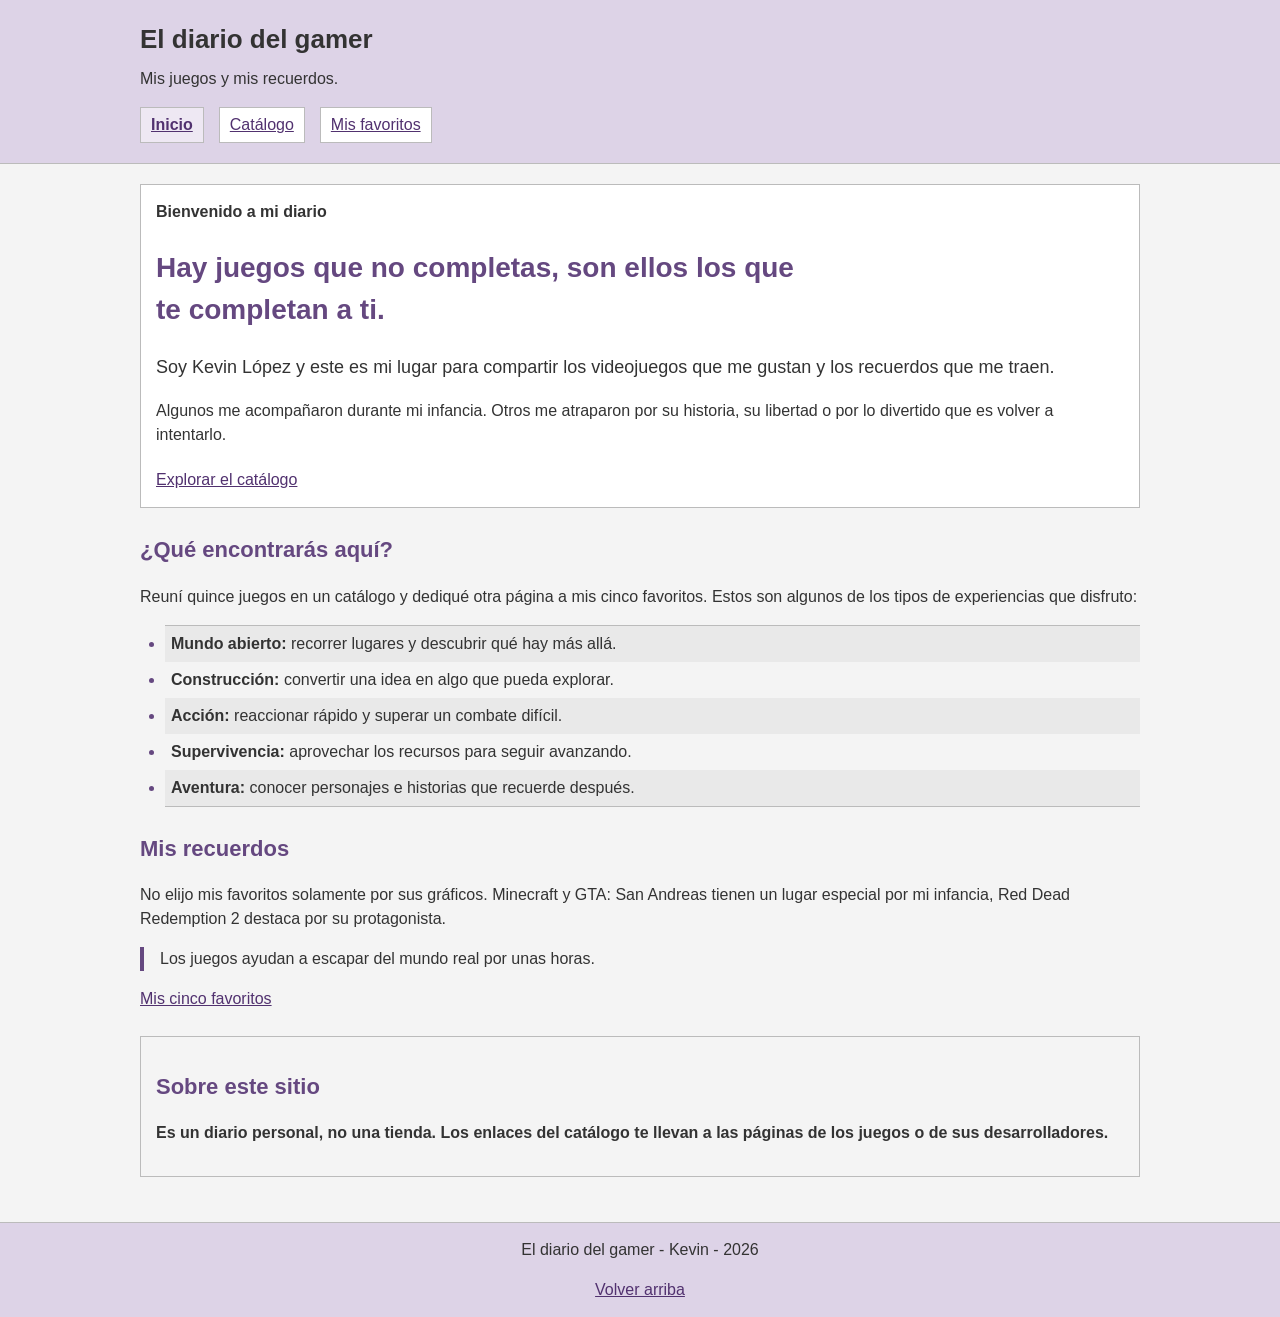
<file: index.html>
<!DOCTYPE html>
<html lang="es">
<head>
    <meta charset="UTF-8">
    <meta name="viewport" content="width=device-width, initial-scale=1.0">
    <meta name="description" content="El diario del gamer: videojuegos, recuerdos y favoritos de Kevin.">
    <title>Inicio | El diario del gamer</title>
    
    <link rel="stylesheet" href="estilos.css">

    <style>
        .presentacion { background-color: var(--superficie); border: 1px solid var(--borde); }
        .presentacion h1 { max-width: 650px; }
    </style>
</head>
<body id="arriba">
    <header class="cabecera">
        <div class="contenedor">
            <p class="marca">El diario del gamer</p>
            <p>Mis juegos y mis recuerdos.</p>
            
            <nav aria-label="Navegación principal">
                <a href="index.html" aria-current="page">Inicio</a>
<a href="catalogo.html">Catálogo</a>
<a href="favoritos.html">Mis favoritos</a>

            </nav>
        </div>
    </header>
    <main class="contenedor">
        
        <section class="presentacion">
            <p class="etiqueta">Bienvenido a mi diario</p>
            <h1>Hay juegos que no completas, son ellos los que te completan a ti.</h1>
            <p id="bienvenida">Soy Kevin López y este es mi lugar para compartir los videojuegos que me gustan y los recuerdos que me traen.</p>
            <p>Algunos me acompañaron durante mi infancia. Otros me atraparon por su historia, su libertad o por lo divertido que es volver a intentarlo.</p>
            <a class="boton" href="catalogo.html">Explorar el catálogo</a>
        </section>
        <section>
            <h2>¿Qué encontrarás aquí?</h2>
            <p>Reuní quince juegos en un catálogo y dediqué otra página a mis cinco favoritos. Estos son algunos de los tipos de experiencias que disfruto:</p>
            <ul class="lista-generos">
                <li><strong>Mundo abierto:</strong> recorrer lugares y descubrir qué hay más allá.</li>
                <li><strong>Construcción:</strong> convertir una idea en algo que pueda explorar.</li>
                <li><strong>Acción:</strong> reaccionar rápido y superar un combate difícil.</li>
                <li><strong>Supervivencia:</strong> aprovechar los recursos para seguir avanzando.</li>
                <li><strong>Aventura:</strong> conocer personajes e historias que recuerde después.</li>
            </ul>
        </section>
        <section>
            <h2>Mis recuerdos</h2>
            <p>No elijo mis favoritos solamente por sus gráficos. Minecraft y GTA: San Andreas tienen un lugar especial por mi infancia, Red Dead Redemption 2 destaca por su protagonista.</p>
          
            <p style="border-left: 4px solid var(--acento); padding-left: 16px;">Los juegos ayudan a escapar del mundo real por unas horas.</p>
            <a href="favoritos.html">Mis cinco favoritos</a>
        </section>
        <aside class="nota">
            <h2>Sobre este sitio</h2>
            <p>Es un diario personal, no una tienda. Los enlaces del catálogo te llevan a las páginas de los juegos o de sus desarrolladores.</p>
        </aside>

    </main>
    <footer class="pie">
        <p>El diario del gamer - Kevin - 2026</p>
        <a href="#arriba">Volver arriba</a>
    </footer>
</body>
</html>
</file>
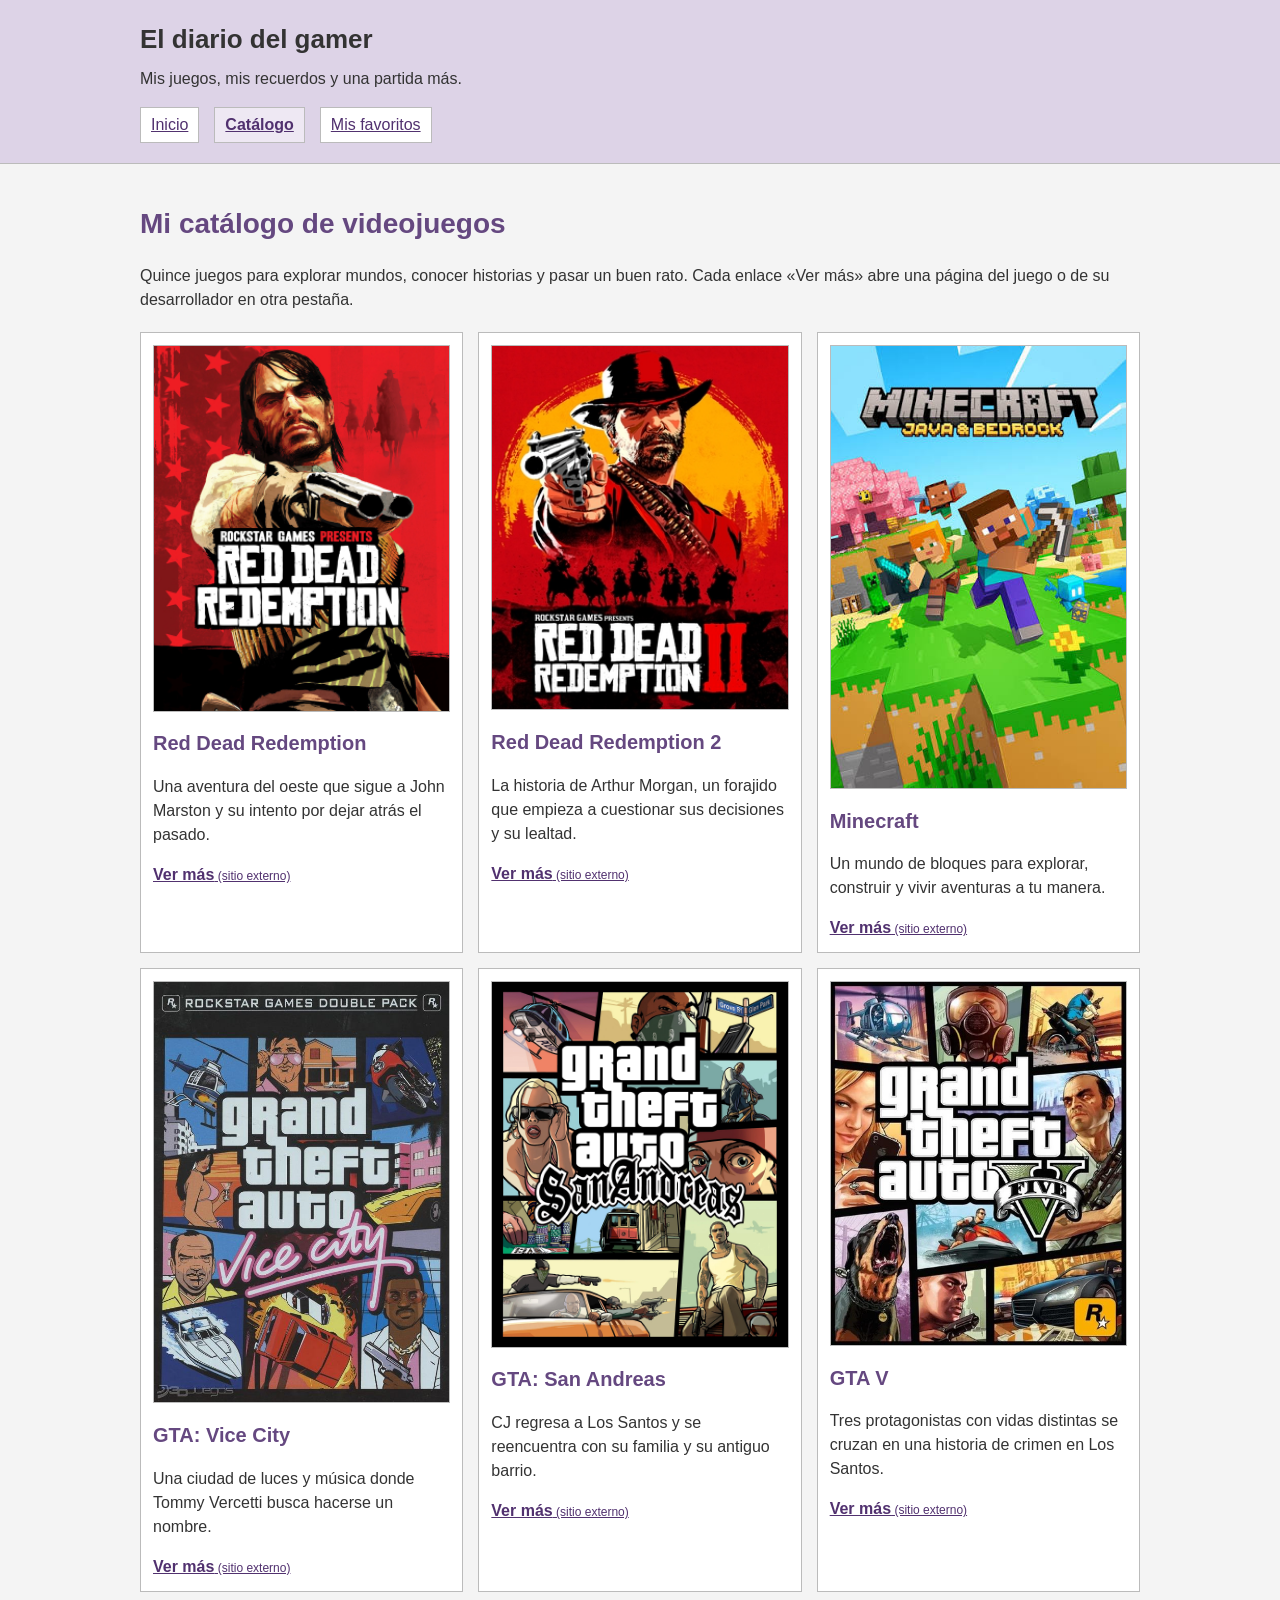
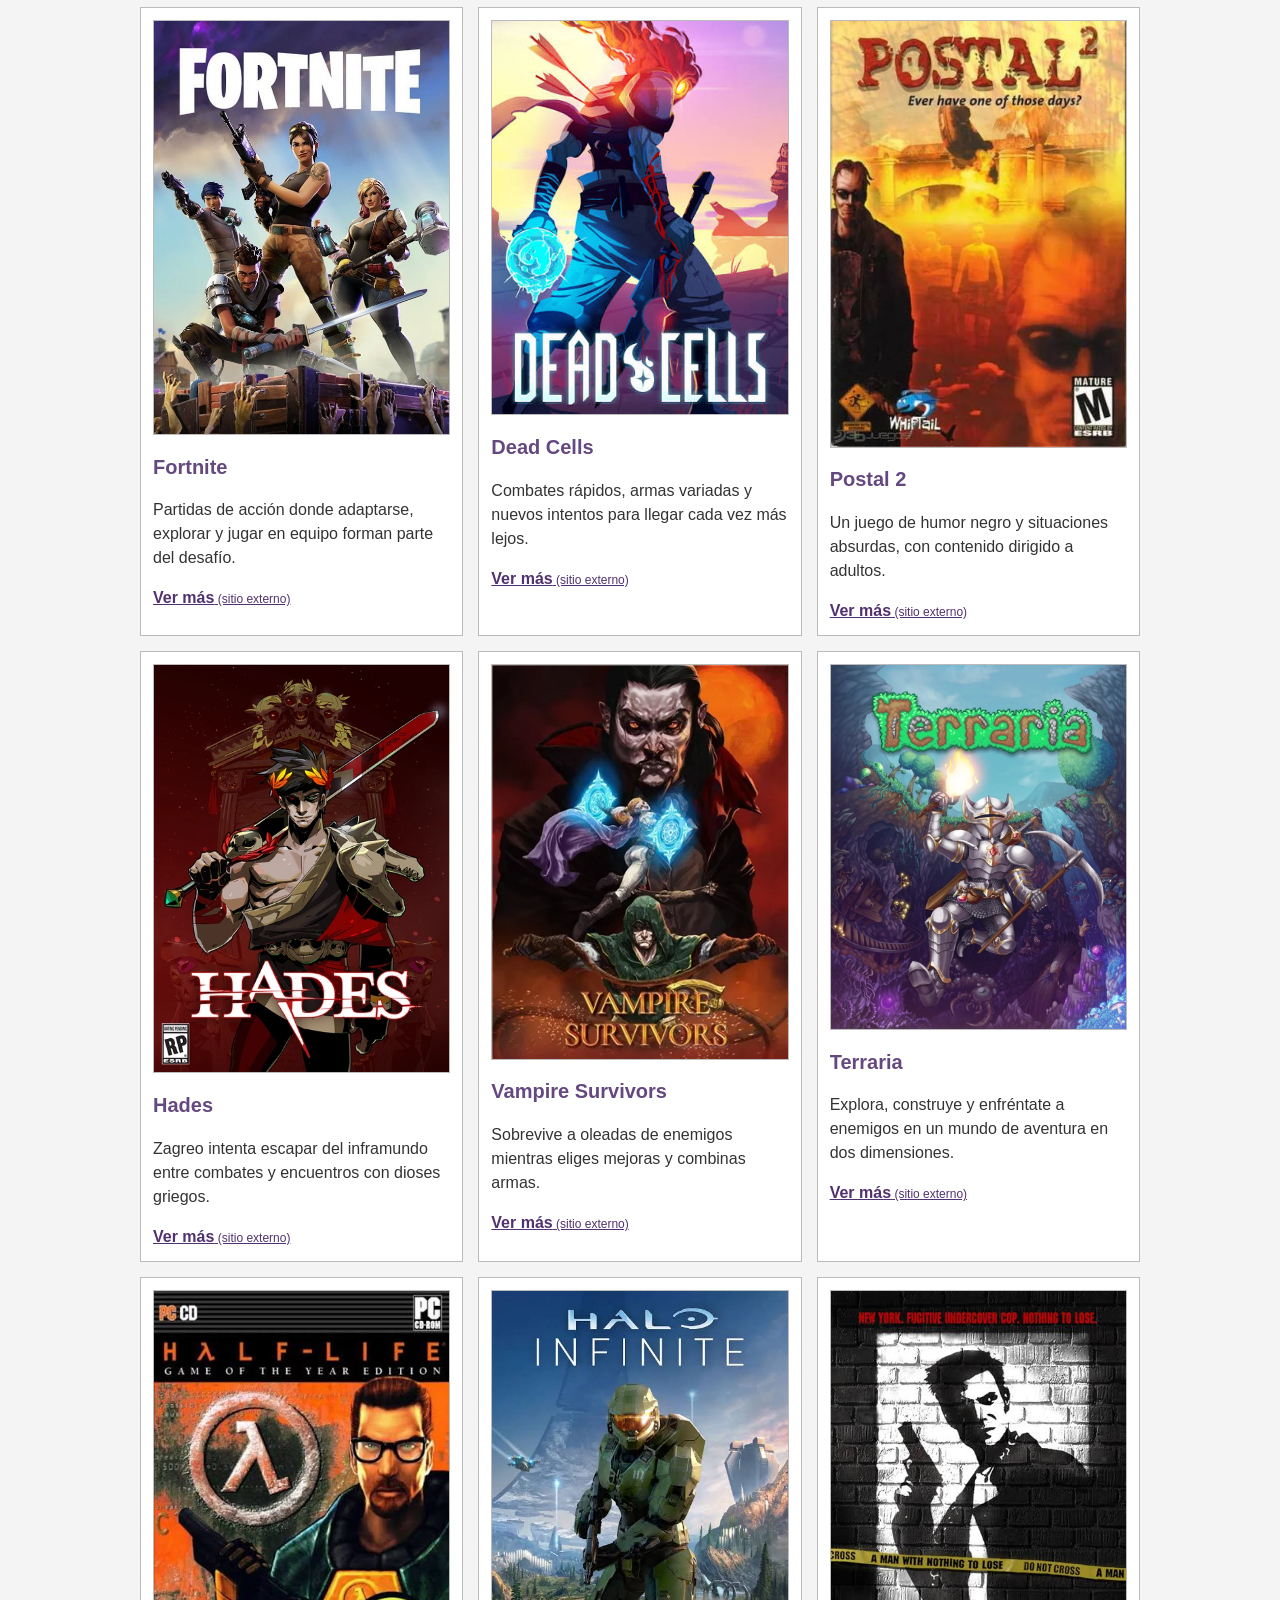
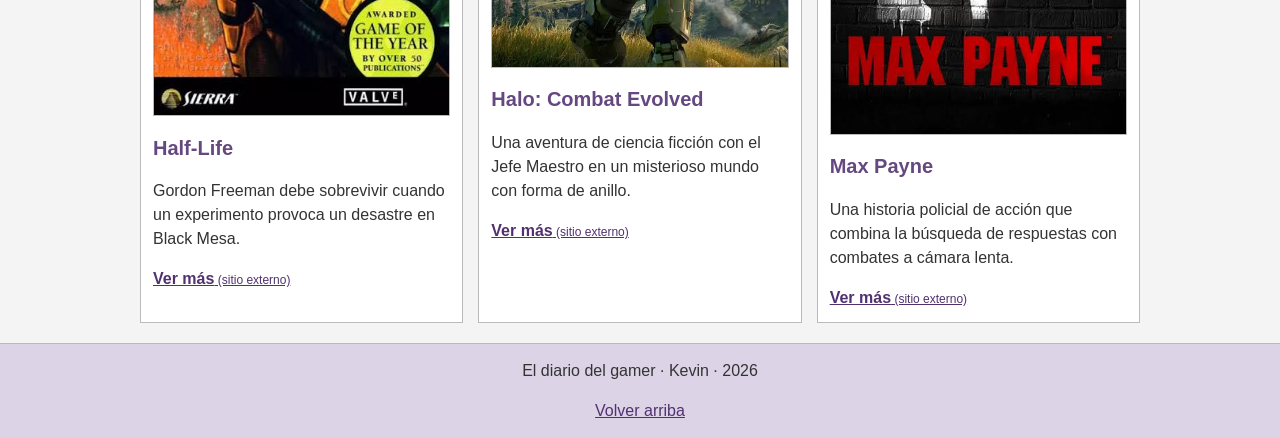
<file: catalogo.html>
<!DOCTYPE html>
<html lang="es">
<head>
    <meta charset="UTF-8">
    <meta name="viewport" content="width=device-width, initial-scale=1.0">
    <meta name="description" content="El diario del gamer: videojuegos, recuerdos y favoritos de Kevin.">
    <title>Catálogo | El diario del gamer</title>
  
    <link rel="stylesheet" href="estilos.css">
    
</head>
<body id="arriba">
    <header class="cabecera">
        <div class="contenedor">
            <p class="marca">El diario del gamer</p>
            <p>Mis juegos, mis recuerdos y una partida más.</p>
          
            <nav aria-label="Navegación principal">
                <a href="index.html">Inicio</a>
<a href="catalogo.html" aria-current="page">Catálogo</a>
<a href="favoritos.html">Mis favoritos</a>

            </nav>
        </div>
    </header>
    <main class="contenedor">
        
        <h1>Mi catálogo de videojuegos</h1>
        <p>Quince juegos para explorar mundos, conocer historias y pasar un buen rato. Cada enlace «Ver más» abre una página del juego o de su desarrollador en otra pestaña.</p>
       
        <div class="catalogo">
            <article class="tarjeta" id="rdr1">
                <img src="img/rdr1.jpg" alt="Imagen de Red Dead Redemption" width="600" height="340" loading="lazy">
                <h2>Red Dead Redemption</h2>
                <p>Una aventura del oeste que sigue a John Marston y su intento por dejar atrás el pasado.</p>
                <a href="https://www.rockstargames.com/reddeadredemption" target="_blank" rel="noopener noreferrer" aria-label="Ver más sobre Red Dead Redemption (abre otra pestaña)">Ver más</a>
            </article>
            <article class="tarjeta" id="rdr2">
                <img src="img/rdr2.jpg" alt="Imagen de Red Dead Redemption 2" width="600" height="340" loading="lazy">
                <h2>Red Dead Redemption 2</h2>
                <p>La historia de Arthur Morgan, un forajido que empieza a cuestionar sus decisiones y su lealtad.</p>
                <a href="https://www.rockstargames.com/reddeadredemption2" target="_blank" rel="noopener noreferrer" aria-label="Ver más sobre Red Dead Redemption 2 (abre otra pestaña)">Ver más</a>
            </article>
            <article class="tarjeta" id="minecraft">
                <img src="img/minecraft.jpg" alt="Imagen de Minecraft" width="600" height="340" loading="lazy">
                <h2>Minecraft</h2>
                <p>Un mundo de bloques para explorar, construir y vivir aventuras a tu manera.</p>
                <a href="https://www.minecraft.net/" target="_blank" rel="noopener noreferrer" aria-label="Ver más sobre Minecraft (abre otra pestaña)">Ver más</a>
            </article>
            <article class="tarjeta" id="vice-city">
                <img src="img/vice-city.jpg" alt="Imagen de GTA: Vice City" width="600" height="340" loading="lazy">
                <h2>GTA: Vice City</h2>
                <p>Una ciudad de luces y música donde Tommy Vercetti busca hacerse un nombre.</p>
                <a href="https://www.rockstargames.com/games/vicecity" target="_blank" rel="noopener noreferrer" aria-label="Ver más sobre GTA: Vice City (abre otra pestaña)">Ver más</a>
            </article>
            <article class="tarjeta" id="san-andreas">
                <img src="img/san-andreas.jpg" alt="Imagen de GTA: San Andreas" width="600" height="340" loading="lazy">
                <h2>GTA: San Andreas</h2>
                <p>CJ regresa a Los Santos y se reencuentra con su familia y su antiguo barrio.</p>
                <a href="https://www.rockstargames.com/games/sanandreas" target="_blank" rel="noopener noreferrer" aria-label="Ver más sobre GTA: San Andreas (abre otra pestaña)">Ver más</a>
            </article>
            <article class="tarjeta" id="gta-v">
                <img src="img/gta-v.jpg" alt="Imagen de GTA V" width="600" height="340" loading="lazy">
                <h2>GTA V</h2>
                <p>Tres protagonistas con vidas distintas se cruzan en una historia de crimen en Los Santos.</p>
                <a href="https://www.rockstargames.com/gta-v" target="_blank" rel="noopener noreferrer" aria-label="Ver más sobre GTA V (abre otra pestaña)">Ver más</a>
            </article>
            <article class="tarjeta" id="fortnite">
                <img src="img/fortnite.jpg" alt="Imagen de Fortnite" width="600" height="340" loading="lazy">
                <h2>Fortnite</h2>
                <p>Partidas de acción donde adaptarse, explorar y jugar en equipo forman parte del desafío.</p>
                <a href="https://www.fortnite.com/" target="_blank" rel="noopener noreferrer" aria-label="Ver más sobre Fortnite (abre otra pestaña)">Ver más</a>
            </article>
            <article class="tarjeta" id="dead-cells">
                <img src="img/dead-cells.jpg" alt="Imagen de Dead Cells" width="600" height="340" loading="lazy">
                <h2>Dead Cells</h2>
                <p>Combates rápidos, armas variadas y nuevos intentos para llegar cada vez más lejos.</p>
                <a href="https://dead-cells.com/" target="_blank" rel="noopener noreferrer" aria-label="Ver más sobre Dead Cells (abre otra pestaña)">Ver más</a>
            </article>
            <article class="tarjeta" id="postal-2">
                <img src="img/postal-2.jpg" alt="Imagen de Postal 2" width="600" height="340" loading="lazy">
                <h2>Postal 2</h2>
                <p>Un juego de humor negro y situaciones absurdas, con contenido dirigido a adultos.</p>
                <a href="https://runningwithscissors.com/" target="_blank" rel="noopener noreferrer" aria-label="Ver más sobre Postal 2 (abre otra pestaña)">Ver más</a>
            </article>
            <article class="tarjeta" id="hades">
                <img src="img/hades.jpg" alt="Imagen de Hades" width="600" height="340" loading="lazy">
                <h2>Hades</h2>
                <p>Zagreo intenta escapar del inframundo entre combates y encuentros con dioses griegos.</p>
                <a href="https://www.supergiantgames.com/games/hades/" target="_blank" rel="noopener noreferrer" aria-label="Ver más sobre Hades (abre otra pestaña)">Ver más</a>
            </article>
            <article class="tarjeta" id="vampire-survivors">
                <img src="img/vampire-survivors.jpg" alt="Imagen de Vampire Survivors" width="600" height="340" loading="lazy">
                <h2>Vampire Survivors</h2>
                <p>Sobrevive a oleadas de enemigos mientras eliges mejoras y combinas armas.</p>
                <a href="https://poncle.games/" target="_blank" rel="noopener noreferrer" aria-label="Ver más sobre Vampire Survivors (abre otra pestaña)">Ver más</a>
            </article>
            <article class="tarjeta" id="terraria">
                <img src="img/terraria.jpg" alt="Imagen de Terraria" width="600" height="340" loading="lazy">
                <h2>Terraria</h2>
                <p>Explora, construye y enfréntate a enemigos en un mundo de aventura en dos dimensiones.</p>
                <a href="https://terraria.org/" target="_blank" rel="noopener noreferrer" aria-label="Ver más sobre Terraria (abre otra pestaña)">Ver más</a>
            </article>
            <article class="tarjeta" id="half-life">
                <img src="img/half-life.jpg" alt="Imagen de Half-Life" width="600" height="340" loading="lazy">
                <h2>Half-Life</h2>
                <p>Gordon Freeman debe sobrevivir cuando un experimento provoca un desastre en Black Mesa.</p>
                <a href="https://www.half-life.com/" target="_blank" rel="noopener noreferrer" aria-label="Ver más sobre Half-Life (abre otra pestaña)">Ver más</a>
            </article>
            <article class="tarjeta" id="halo">
                <img src="img/halo.jpg" alt="Imagen de Halo: Combat Evolved" width="600" height="340" loading="lazy">
                <h2>Halo: Combat Evolved</h2>
                <p>Una aventura de ciencia ficción con el Jefe Maestro en un misterioso mundo con forma de anillo.</p>
                <a href="https://www.halowaypoint.com/" target="_blank" rel="noopener noreferrer" aria-label="Ver más sobre Halo: Combat Evolved (abre otra pestaña)">Ver más</a>
            </article>
            <article class="tarjeta" id="max-payne">
                <img src="img/max-payne.jpg" alt="Imagen de Max Payne" width="600" height="340" loading="lazy">
                <h2>Max Payne</h2>
                <p>Una historia policial de acción que combina la búsqueda de respuestas con combates a cámara lenta.</p>
                <a href="https://www.rockstargames.com/games/maxpayne" target="_blank" rel="noopener noreferrer" aria-label="Ver más sobre Max Payne (abre otra pestaña)">Ver más</a>
            </article>
        </div>

    </main>
    <footer class="pie">
        <p>El diario del gamer · Kevin · 2026</p>
        <a href="#arriba">Volver arriba</a>
    </footer>
</body>
</html>
</file>
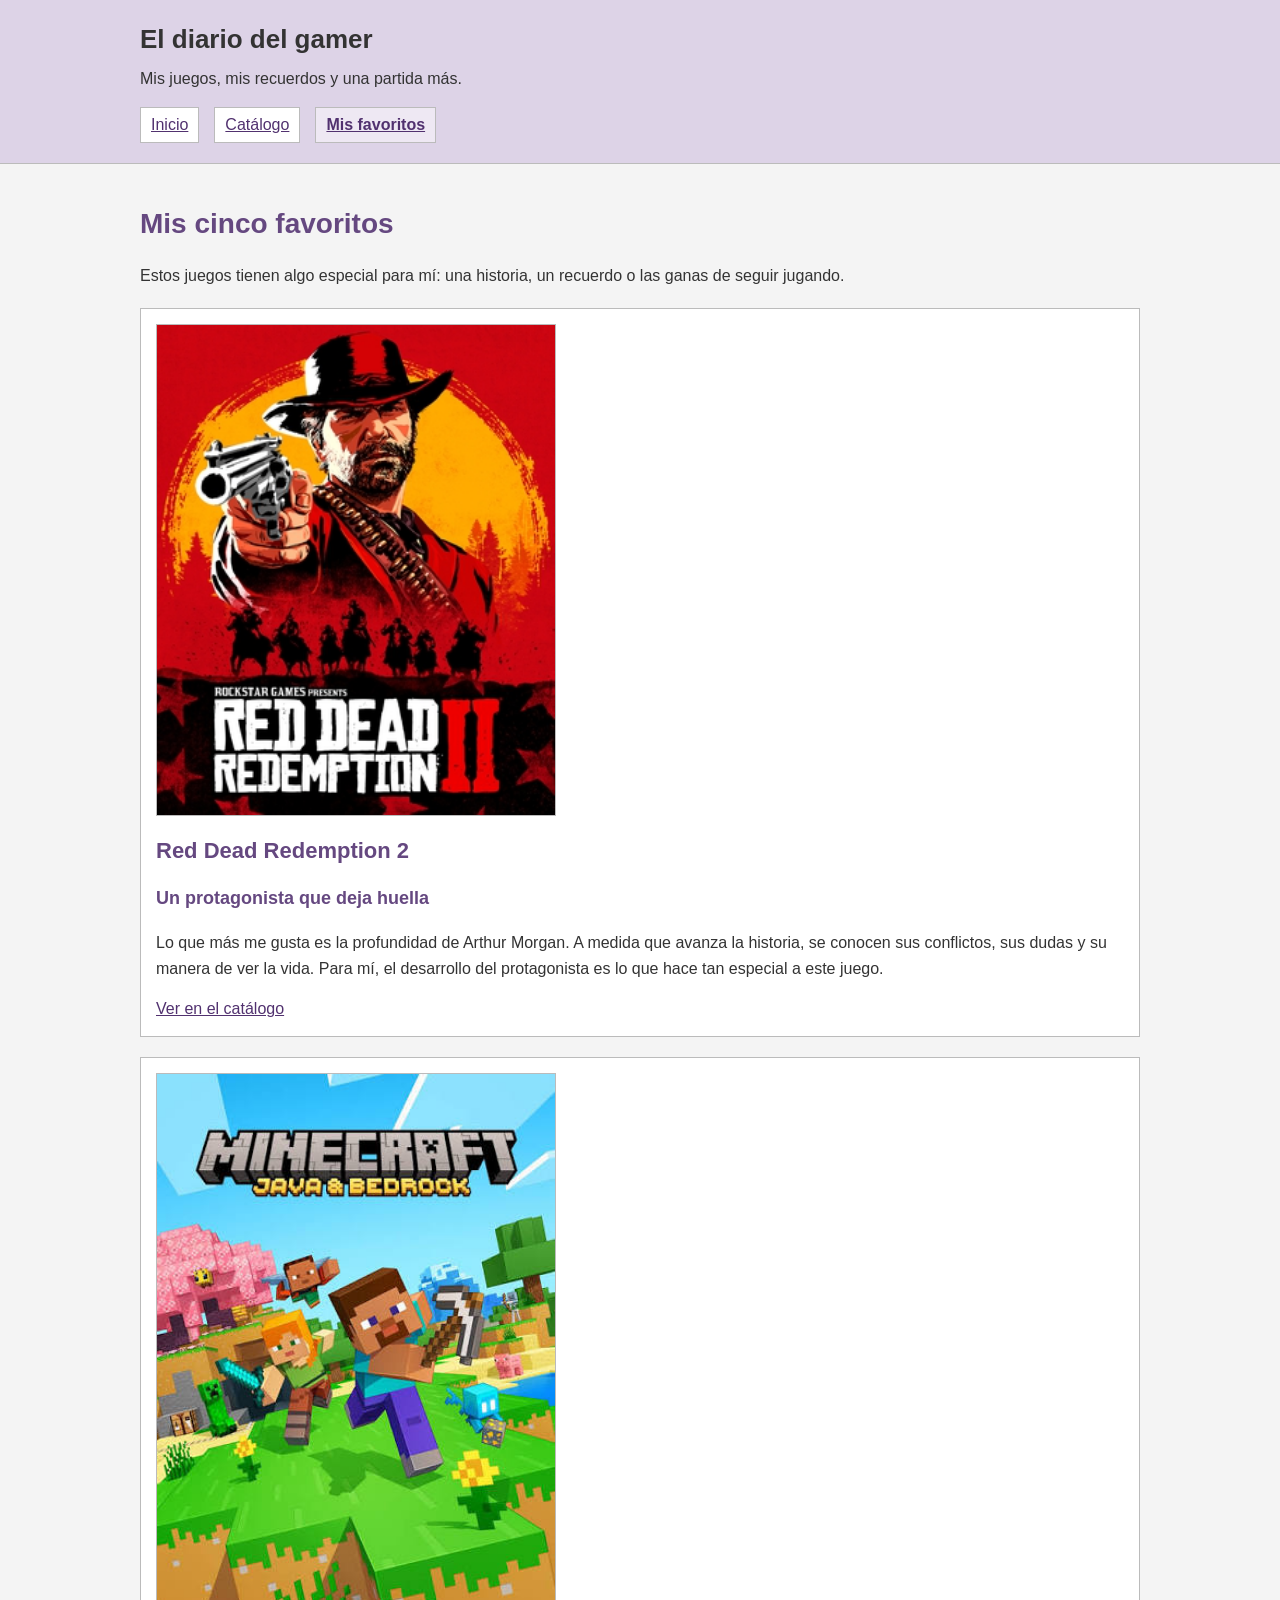
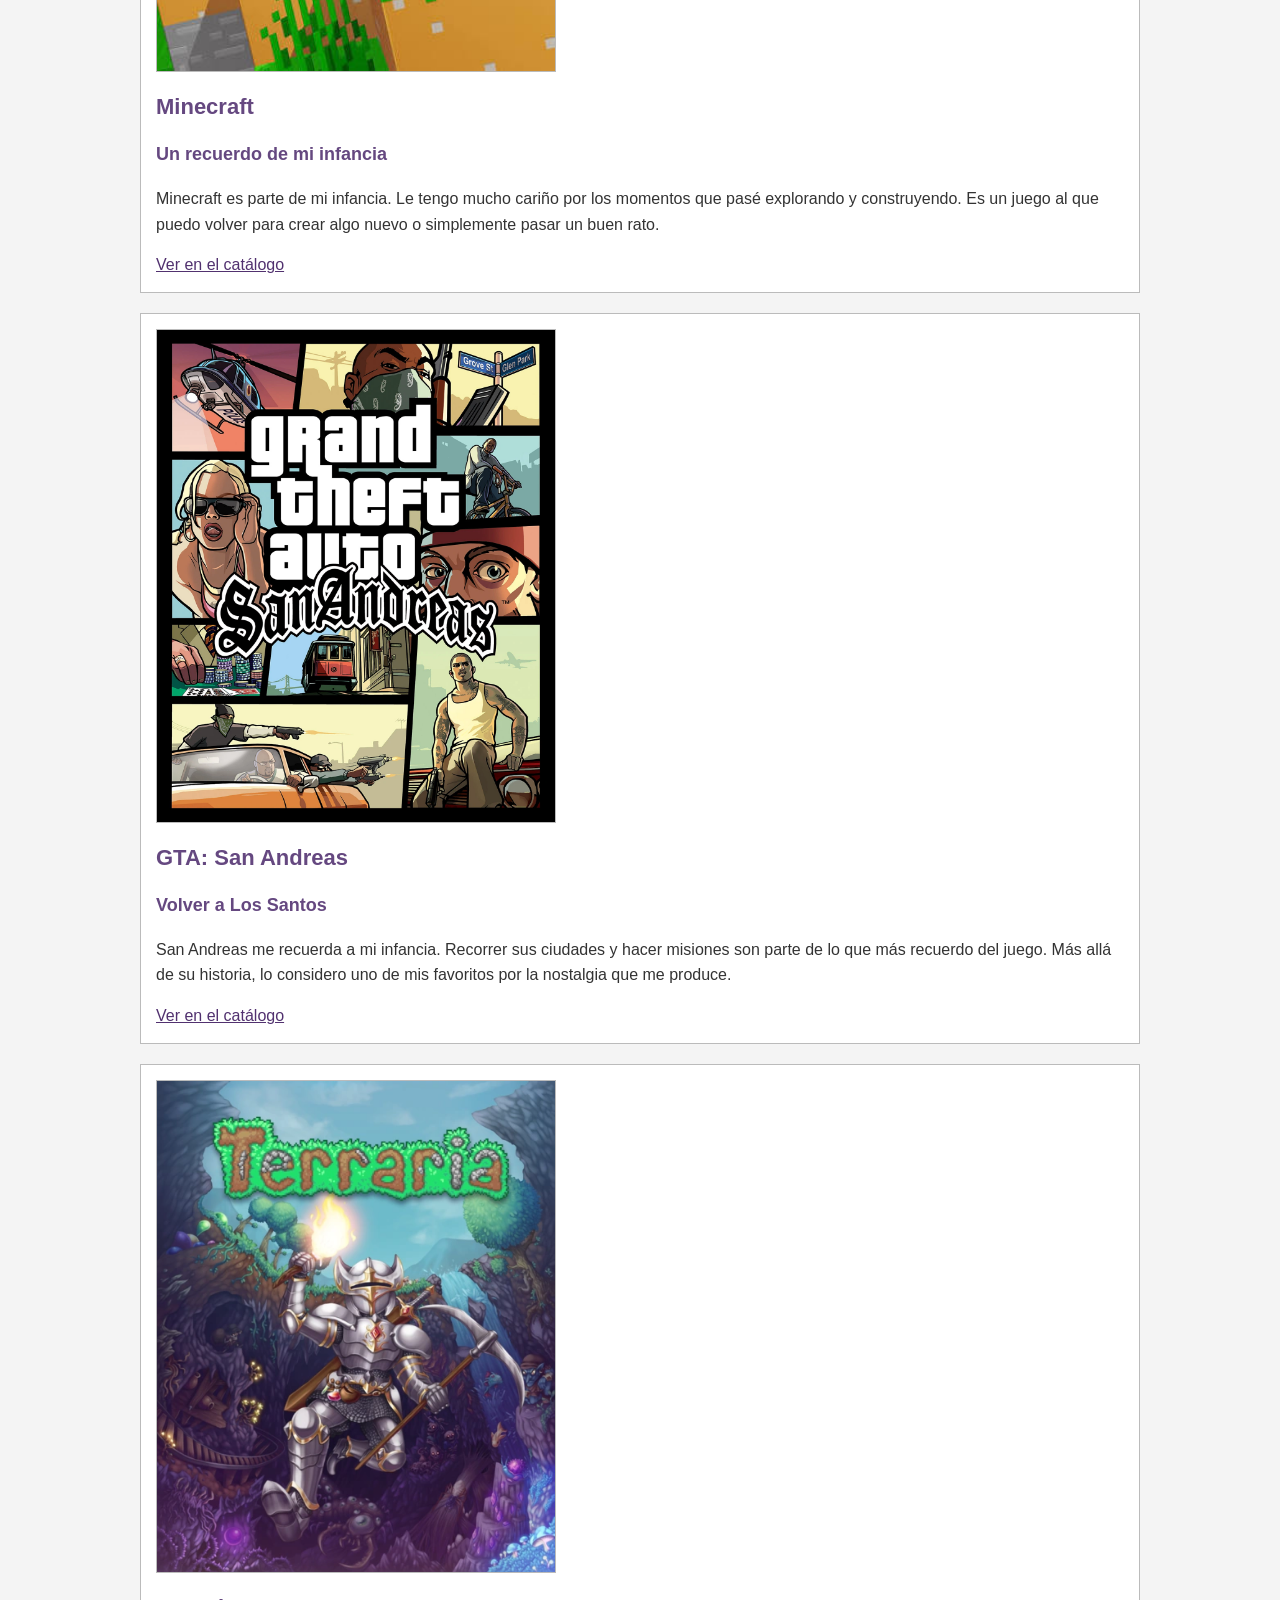
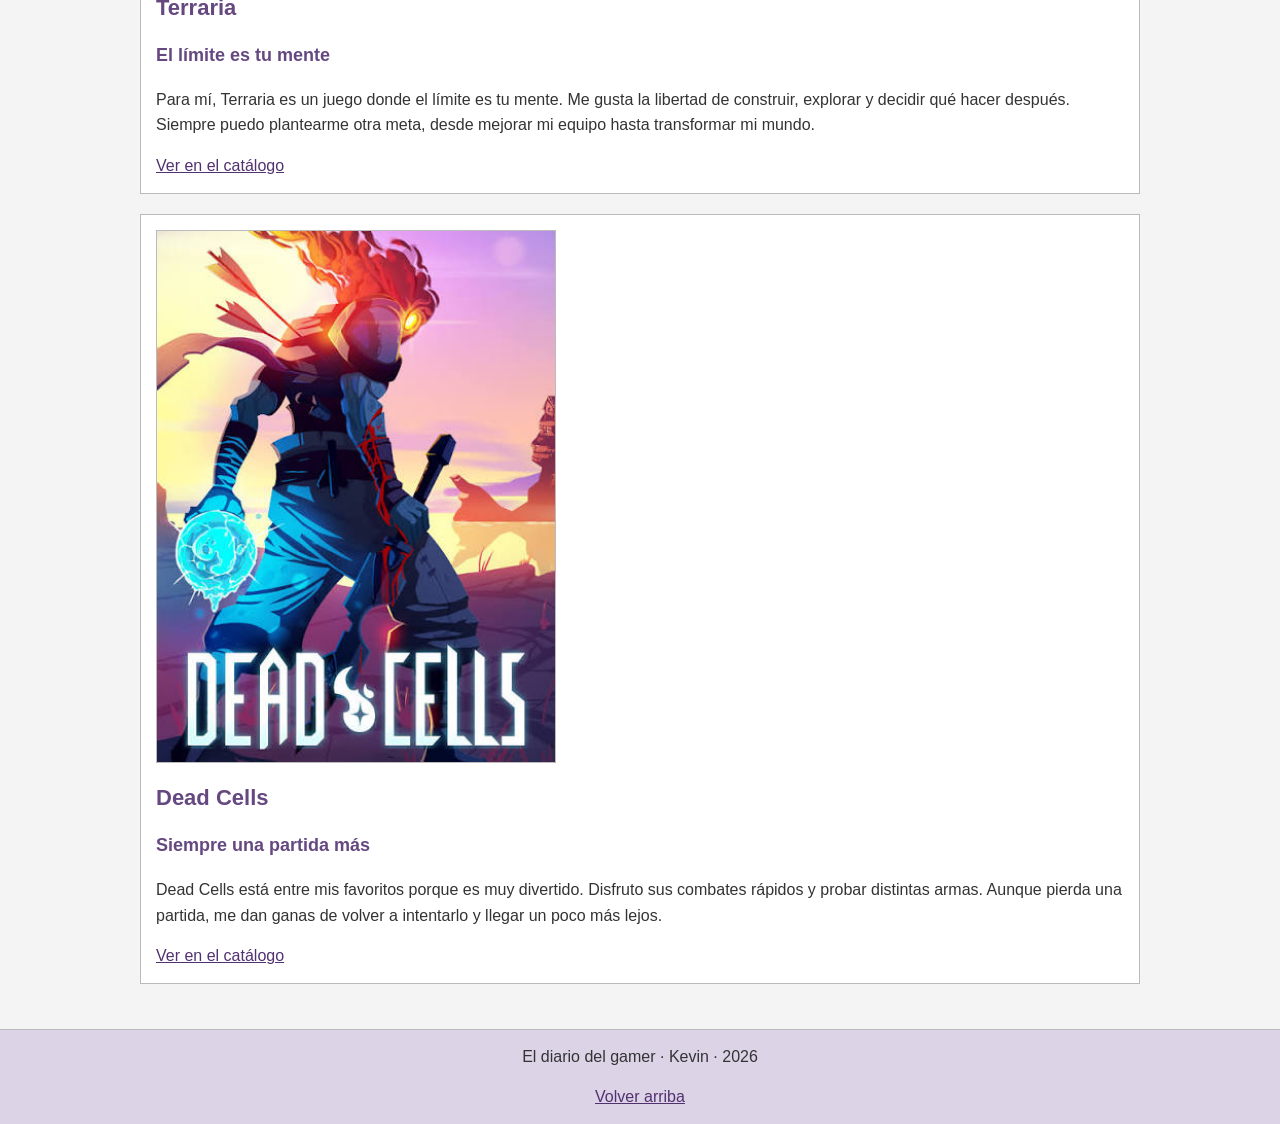
<file: favoritos.html>
<!DOCTYPE html>
<html lang="es">
<head>
    <meta charset="UTF-8">
    <meta name="viewport" content="width=device-width, initial-scale=1.0">
    <meta name="description" content="El diario del gamer: videojuegos, recuerdos y favoritos de Kevin.">
    <title>Mis favoritos | El diario del gamer</title>
   
    <link rel="stylesheet" href="estilos.css">
    
</head>
<body id="arriba">
    <header class="cabecera">
        <div class="contenedor">
            <p class="marca">El diario del gamer</p>
            <p>Mis juegos, mis recuerdos y una partida más.</p>
          
            <nav aria-label="Navegación principal">
                <a href="index.html">Inicio</a>
<a href="catalogo.html">Catálogo</a>
<a href="favoritos.html" aria-current="page">Mis favoritos</a>

            </nav>
        </div>
    </header>
    <main class="contenedor">
        
        <h1>Mis cinco favoritos</h1>
        <p>Estos juegos tienen algo especial para mí: una historia, un recuerdo o las ganas de seguir jugando.</p>
        <section class="favoritos" aria-label="Mis experiencias con los videojuegos">
            <article class="favorito">
                <img src="img/rdr2.jpg" alt="Imagen de Red Dead Redemption 2" width="600" height="340" loading="lazy">
                <div>
                    <h2>Red Dead Redemption 2</h2>
                    <h3>Un protagonista que deja huella</h3>
                    <p>Lo que más me gusta es la profundidad de Arthur Morgan. A medida que avanza la historia, se conocen sus conflictos, sus dudas y su manera de ver la vida. Para mí, el desarrollo del protagonista es lo que hace tan especial a este juego.</p>
                    <a href="catalogo.html#rdr2">Ver en el catálogo</a>
                </div>
            </article>
            <article class="favorito">
                <img src="img/minecraft.jpg" alt="Imagen de Minecraft" width="600" height="340" loading="lazy">
                <div>
                    <h2>Minecraft</h2>
                    <h3>Un recuerdo de mi infancia</h3>
                    <p>Minecraft es parte de mi infancia. Le tengo mucho cariño por los momentos que pasé explorando y construyendo. Es un juego al que puedo volver para crear algo nuevo o simplemente pasar un buen rato.</p>
                    <a href="catalogo.html#minecraft">Ver en el catálogo</a>
                </div>
            </article>
            <article class="favorito">
                <img src="img/san-andreas.jpg" alt="Imagen de GTA: San Andreas" width="600" height="340" loading="lazy">
                <div>
                    <h2>GTA: San Andreas</h2>
                    <h3>Volver a Los Santos</h3>
                    <p>San Andreas me recuerda a mi infancia. Recorrer sus ciudades y hacer misiones son parte de lo que más recuerdo del juego. Más allá de su historia, lo considero uno de mis favoritos por la nostalgia que me produce.</p>
                    <a href="catalogo.html#san-andreas">Ver en el catálogo</a>
                </div>
            </article>
            <article class="favorito">
                <img src="img/terraria.jpg" alt="Imagen de Terraria" width="600" height="340" loading="lazy">
                <div>
                    <h2>Terraria</h2>
                    <h3>El límite es tu mente</h3>
                    <p>Para mí, Terraria es un juego donde el límite es tu mente. Me gusta la libertad de construir, explorar y decidir qué hacer después. Siempre puedo plantearme otra meta, desde mejorar mi equipo hasta transformar mi mundo.</p>
                    <a href="catalogo.html#terraria">Ver en el catálogo</a>
                </div>
            </article>
            <article class="favorito">
                <img src="img/dead-cells.jpg" alt="Imagen de Dead Cells" width="600" height="340" loading="lazy">
                <div>
                    <h2>Dead Cells</h2>
                    <h3>Siempre una partida más</h3>
                    <p>Dead Cells está entre mis favoritos porque es muy divertido. Disfruto sus combates rápidos y probar distintas armas. Aunque pierda una partida, me dan ganas de volver a intentarlo y llegar un poco más lejos.</p>
                    <a href="catalogo.html#dead-cells">Ver en el catálogo</a>
                </div>
            </article>
        </section>

    </main>
    <footer class="pie">
        <p>El diario del gamer · Kevin · 2026</p>
        <a href="#arriba">Volver arriba</a>
    </footer>
</body>
</html>
</file>
<file: estilos.css>
/* Hoja externa compartida por las tres páginas. */
:root {
    --fondo: #f4f4f4;
    --superficie: #ffffff;
    --texto: #333333;
    --acento: #654880;
    --borde: #bbbbbb;
    --espacio: 15px;
}


* { box-sizing: border-box; }
body {
    margin: 0;
    background-color: var(--fondo);
    color: var(--texto);
    font-family: Arial, Helvetica, sans-serif;
    line-height: 1.5;
}
.contenedor { width: 90%; max-width: 1000px; margin: auto; }
main { padding-top: 20px; padding-bottom: 20px; }
.cabecera { padding: 20px 0; background-color: #ddd3e7; border-bottom: 1px solid var(--borde); }
.marca { margin: 0; font-size: 26px; font-weight: bold; }
header p { margin-top: 8px; }
h1 { font-size: 28px; }
h2 { font-size: 22px; }
h3 { font-size: 18px; }

h1, h2, h3 { color: var(--acento); }
a:link { color: #51316f; }
a:visited { color: #694d80; }
a:hover { color: #222222; }
a:active { color: #9b301f; }
a:focus-visible { outline: 2px solid var(--acento); outline-offset: 3px; }


nav { display: flex; flex-wrap: wrap; gap: var(--espacio); margin-top: 15px; }
nav a { padding: 5px 10px; border: 1px solid var(--borde); background-color: var(--superficie); }

nav a[aria-current="page"] { font-weight: bold; background-color: #eee8f3; }
nav a:hover { background-color: #eeeeee; }

a.boton { display: inline-block; margin-top: 5px; }
section, aside { margin-bottom: 25px; }
.presentacion { padding: 15px; }
.etiqueta { margin-top: 0; font-weight: bold; }

#bienvenida { font-size: 18px; }
.lista-generos { padding-left: 25px; }
.lista-generos li { padding: 6px; }

.lista-generos li:first-child { border-top: 1px solid var(--borde); }
.lista-generos li:last-child { border-bottom: 1px solid var(--borde); }
.lista-generos li:nth-child(odd) { background-color: #e9e9e9; }

.lista-generos li::marker { color: var(--acento); }
.presentacion h1::first-letter { color: var(--acento); }
.nota p::first-line { font-weight: bold; }
::selection { background-color: #ddd3e7; color: #222222; }
.nota { padding: 15px; border: 1px solid var(--borde); }


.catalogo { display: grid; grid-template-columns: 1fr; gap: var(--espacio); margin-top: 20px; }
.tarjeta { min-width: 0; padding: 12px; background-color: var(--superficie); }

.catalogo > article { border: 1px solid var(--borde); }
img { display: block; max-width: 100%; height: auto; }
.tarjeta img, .favorito img { width: 100%; background-color: #eeeeee; }
.tarjeta h2 { font-size: 20px; }

.tarjeta h2 + p { margin-top: 8px; }
.favorito h2 ~ p { line-height: 1.6; }

.tarjeta a[target] { font-weight: bold; }
.tarjeta a[target="_blank"]::after { content: " (sitio externo)"; font-size: 12px; font-weight: normal; }
img[alt*="Imagen"] { border: 1px solid var(--borde); }
img[src$=".jpg"] { margin-bottom: 10px; }
.favoritos { margin-top: 20px; }
.favorito { padding: 15px; margin-bottom: 20px; background-color: var(--superficie); border: 1px solid var(--borde); }
.favorito img { max-width: 400px; }
.favorito h2 { margin-bottom: 8px; }
.pie { padding: 15px; text-align: center; background-color: #ddd3e7; border-top: 1px solid var(--borde); }
.pie p { margin-top: 0; }

@media (min-width: 600px) {
    .catalogo { grid-template-columns: 1fr 1fr; }
}

@media (min-width: 1000px) {
    .catalogo { grid-template-columns: 1fr 1fr 1fr; }
}
</file>
